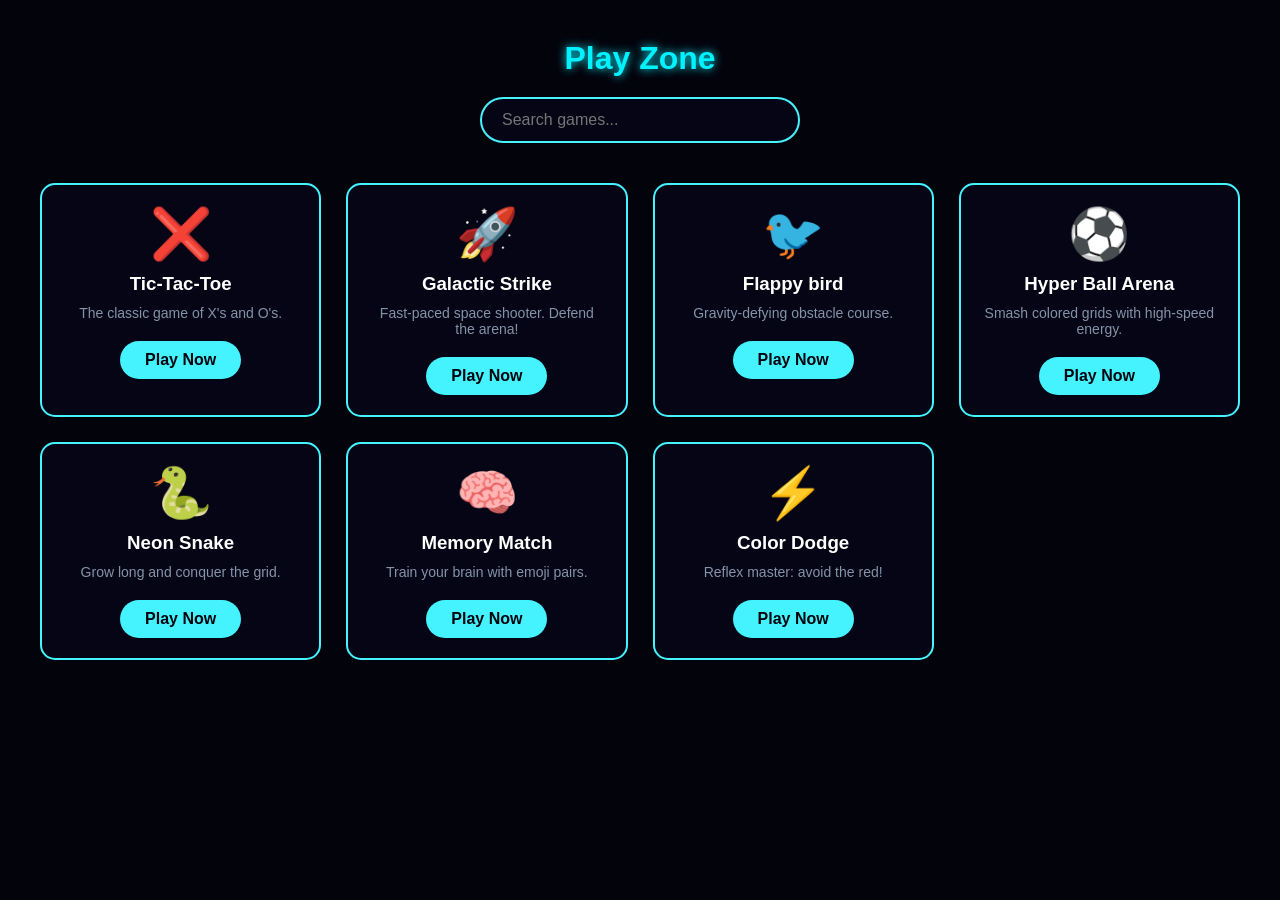
<file: index.html>
<!DOCTYPE html>
<html lang="en">
<head>
           <meta name="google-site-verification" content="8ZU6XDOqtxhgk_khxDmubsbLIoabsS7XvDtIJdzTq68" />
    <meta charset="UTF-8">
    <meta name="viewport" content="width=device-width, initial-scale=1.0">
    <title>Mini Games</title>
    <style>
        * { margin: 0; padding: 0; box-sizing: border-box; font-family: 'Segoe UI', sans-serif; }
        body { background-color: #03030c; color: white; padding: 40px; }
        h1 { text-align: center; margin-bottom: 20px; color: #00f2fe; text-shadow: 0 0 10px #00f2fe; }
        
        /* Search Bar Styling */
        .search-container { text-align: center; margin-bottom: 40px; }
        #searchInput { 
            padding: 12px 20px; width: 320px; border-radius: 25px; 
            border: 2px solid #45f3ff; background: #050515; color: white; font-size: 16px;
        }

        .hub-grid {
            display: grid;
            grid-template-columns: repeat(auto-fit, minmax(250px, 1fr));
            gap: 25px;
            max-width: 1200px;
            margin: 0 auto;
        }

        .game-card {
            background: #050515;
            border: 2px solid #45f3ff;
            border-radius: 15px;
            padding: 20px;
            text-align: center;
            transition: transform 0.3s;
        }

        .game-card:hover { transform: translateY(-10px); border-color: #39ff14; }
        .game-icon { font-size: 50px; margin-bottom: 10px; }
        h3 { margin-bottom: 10px; }
        p { color: #8394a6; font-size: 14px; margin-bottom: 20px; }
        
        .play-btn {
            display: inline-block;
            background: #45f3ff;
            color: #03030c;
            padding: 10px 25px;
            border-radius: 20px;
            text-decoration: none;
            font-weight: bold;
        }
    </style>
</head>
<body>

    <h1>Play Zone</h1>

    <div class="search-container">
        <input type="text" id="searchInput" placeholder="Search games..." onkeyup="filterGames()">
    </div>

    <main class="hub-grid" id="gameGrid">
        <div class="game-card">
            <div class="game-icon">❌</div>
            <h3>Tic-Tac-Toe</h3>
            <p>The classic game of X's and O's.</p>
            <a href="tictactoe.html" class="play-btn">Play Now</a>
        </div>
        <div class="game-card">
            <div class="game-icon">🚀</div>
            <h3>Galactic Strike</h3>
            <p>Fast-paced space shooter. Defend the arena!</p>
            <a href="shooter.html" class="play-btn">Play Now</a>
        </div>
        <div class="game-card">
            <div class="game-icon">🐦</div>
            <h3>Flappy bird</h3>
            <p>Gravity-defying obstacle course.</p>
            <a href="bird.html" class="play-btn">Play Now</a>
        </div>
        <div class="game-card">
            <div class="game-icon">⚽</div>
            <h3>Hyper Ball Arena</h3>
            <p>Smash colored grids with high-speed energy.</p>
            <a href="ball.html" class="play-btn">Play Now</a>
        </div>
        <div class="game-card">
            <div class="game-icon">🐍</div>
            <h3>Neon Snake</h3>
            <p>Grow long and conquer the grid.</p>
            <a href="snake.html" class="play-btn">Play Now</a>
        </div>
        <div class="game-card">
            <div class="game-icon">🧠</div>
            <h3>Memory Match</h3>
            <p>Train your brain with emoji pairs.</p>
            <a href="memory.html" class="play-btn">Play Now</a>
        </div>
        <div class="game-card">
            <div class="game-icon">⚡</div>
            <h3>Color Dodge</h3>
            <p>Reflex master: avoid the red!</p>
            <a href="dodge.html" class="play-btn">Play Now</a>
        </div>
       
    </main>

    <script>
        function filterGames() {
            let input = document.getElementById('searchInput').value.toLowerCase();
            let cards = document.getElementsByClassName('game-card');
            
            for (let i = 0; i < cards.length; i++) {
                let title = cards[i].getElementsByTagName("h3")[0].innerText.toLowerCase();
                cards[i].style.display = title.includes(input) ? "" : "none";
            }
        }
    </script>

</body>
</html>
</file>
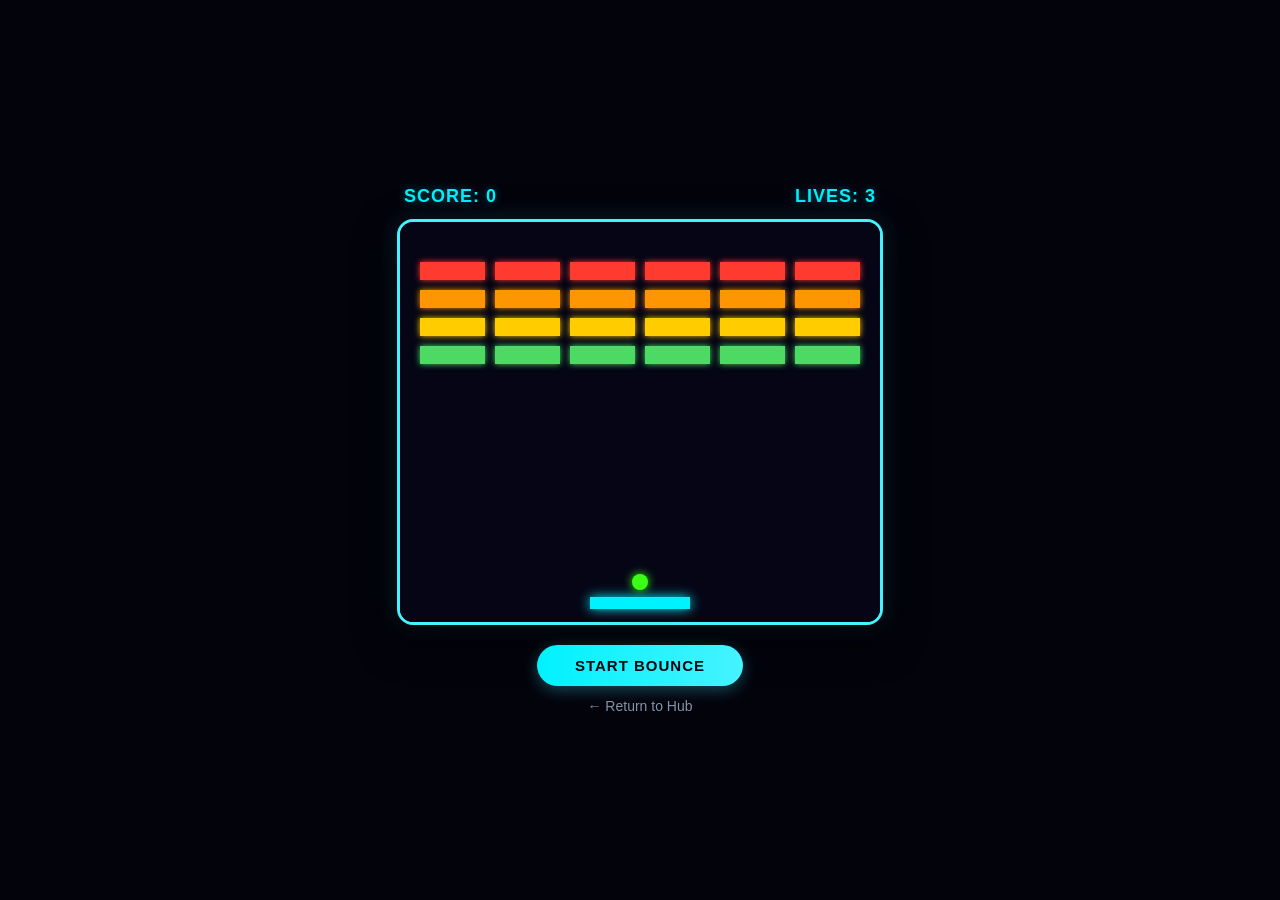
<file: ball.html>
<!DOCTYPE html>
<html lang="en">
<head>
    <meta charset="UTF-8">
    <meta name="viewport" content="width=device-width, initial-scale=1.0">
    <title>Hyper Ball Arena</title>
    <style>
        * {
            margin: 0;
            padding: 0;
            box-sizing: border-box;
            font-family: 'Segoe UI', Tahoma, Geneva, Verdana, sans-serif;
        }

        body {
            background-color: #03030c;
            color: #ffffff;
            min-height: 100vh;
            display: flex;
            justify-content: center;
            align-items: center;
            overflow: hidden;
        }

        .game-wrapper {
            display: flex;
            flex-direction: column;
            align-items: center;
            position: relative;
        }

        .hud {
            display: flex;
            justify-content: space-between;
            align-items: center;
            width: 480px;
            margin-bottom: 12px;
            padding: 0 4px;
        }

        .hud-metric {
            font-size: 18px;
            font-weight: 800;
            color: #00f2fe;
            text-shadow: 0 0 8px rgba(0, 242, 254, 0.4);
            letter-spacing: 1px;
            text-transform: uppercase;
        }

        canvas {
            background-color: #050515;
            border: 3px solid #45f3ff;
            border-radius: 16px;
            box-shadow: 0 15px 40px rgba(0, 0, 0, 0.7), 0 0 25px rgba(69, 243, 255, 0.15);
            display: block;
        }

        .control-zone {
            margin-top: 20px;
            display: flex;
            flex-direction: column;
            align-items: center;
            gap: 12px;
        }

        .btn-primary {
            background: linear-gradient(90deg, #00f2fe 0%, #45f3ff 100%);
            color: #05060f;
            border: none;
            padding: 12px 38px;
            font-size: 15px;
            font-weight: bold;
            text-transform: uppercase;
            letter-spacing: 1px;
            border-radius: 25px;
            cursor: pointer;
            box-shadow: 0 4px 15px rgba(69, 243, 255, 0.3);
            transition: transform 0.1s ease, box-shadow 0.2s ease;
        }

        .btn-primary:hover {
            transform: scale(1.03);
            box-shadow: 0 6px 22px rgba(69, 243, 255, 0.6);
        }

        .btn-secondary {
            color: #8394a6;
            text-decoration: none;
            font-size: 14px;
            transition: color 0.2s;
        }

        .btn-secondary:hover {
            color: #45f3ff;
        }
    </style>
</head>
<body>

    <div class="game-wrapper">
        
        <div class="hud">
            <div class="hud-metric" id="scoreValue">Score: 0</div>
            <div class="hud-metric" id="livesValue">Lives: 3</div>
        </div>

        <canvas id="breakerCanvas" width="480" height="400"></canvas>

        <div class="control-zone">
            <button class="btn-primary" id="startBtn" onclick="initiateGame()">Start Bounce</button>
            <a href="index.html" class="btn-secondary">← Return to Hub</a>
        </div>

    </div>

    <script>
        const canvas = document.getElementById("breakerCanvas");
        const ctx = canvas.getContext("2d");
        const scoreValue = document.getElementById("scoreValue");
        const livesValue = document.getElementById("livesValue");
        const startBtn = document.getElementById("startBtn");

        let loopId = null;
        let score = 0;
        let lives = 3;
        let isRunning = false;

        // Kid-Friendly Calibrated Properties
        let paddle = { 
            x: 190, 
            y: 375, 
            width: 100,      
            height: 12, 
            speed: 6.5       
        };
        
        let ball = { 
            x: 240, 
            y: 360, 
            radius: 8,       
            dx: 1.8,         
            dy: -2.2         
        };
        
        const brickRows = 4;
        const brickCols = 6;
        const brickWidth = 65;
        const brickHeight = 18;
        const brickPadding = 10;
        const brickOffsetTop = 40;
        const brickOffsetLeft = 20;
        let bricks = [];

        const rowColors = ["#ff3b30", "#ff9500", "#ffcc00", "#4cd964"];

        let keys = {};
        window.addEventListener("keydown", function(e) { keys[e.keyCode] = true; });
        window.addEventListener("keyup", function(e) { keys[e.keyCode] = false; });

        resetBricksGrid();
        renderStaticScene();

        function resetBricksGrid() {
            bricks = [];
            for (let r = 0; r < brickRows; r++) {
                bricks[r] = [];
                for (let c = 0; c < brickCols; c++) {
                    bricks[r][c] = { x: 0, y: 0, status: 1 };
                }
            }
        }

        function renderStaticScene() {
            ctx.fillStyle = "#050515";
            ctx.fillRect(0, 0, canvas.width, canvas.height);
            drawBricks();
            drawPaddle();
            drawBall();
        }

        function initiateGame() {
            if (loopId) cancelAnimationFrame(loopId);
            startBtn.blur();

            score = 0;
            lives = 3;
            isRunning = true;
            
            scoreValue.innerHTML = "Score: " + score;
            livesValue.innerHTML = "Lives: " + lives;
            
            resetBricksGrid();
            resetBallAndPaddle();
            gameLoop();
        }

        function resetBallAndPaddle() {
            paddle.x = canvas.width / 2 - paddle.width / 2;
            ball.x = canvas.width / 2;
            ball.y = paddle.y - ball.radius - 2;
            
            ball.dx = (Math.random() > 0.5 ? 1.8 : -1.8);
            ball.dy = -2.5; 
        }

        function gameLoop() {
            if (!isRunning) return;

            updateGameLogic();
            drawActiveFrame();

            loopId = requestAnimationFrame(gameLoop);
        }

        function updateGameLogic() {
            if (keys[37] || keys[65]) {
                if (paddle.x > 0) paddle.x -= paddle.speed;
            }
            if (keys[39] || keys[68]) {
                if (paddle.x < canvas.width - paddle.width) paddle.x += paddle.speed;
            }

            ball.x += ball.dx;
            ball.y += ball.dy;

            if (ball.x - ball.radius <= 0 || ball.x + ball.radius >= canvas.width) {
                ball.dx = -ball.dx;
            }
            if (ball.y - ball.radius <= 0) {
                ball.dy = -ball.dy;
            }

            if (ball.y + ball.radius >= paddle.y && ball.y - ball.radius <= paddle.y + paddle.height) {
                if (ball.x >= paddle.x && ball.x <= paddle.x + paddle.width) {
                    let relativeIntersectX = (paddle.x + (paddle.width / 2)) - ball.x;
                    let normalizedIntersectX = (relativeIntersectX / (paddle.width / 2));
                    
                    ball.dx = -normalizedIntersectX * 3;
                    ball.dy = -Math.abs(ball.dy); 
                }
            }

            if (ball.y + ball.radius >= canvas.height) {
                lives--;
                livesValue.innerHTML = "Lives: " + lives;
                
                if (lives <= 0) {
                    triggerEndSequence(false); // Triggers "YOU LOST!"
                } else {
                    resetBallAndPaddle();
                }
            }

            for (let r = 0; r < brickRows; r++) {
                for (let c = 0; c < brickCols; c++) {
                    let b = bricks[r][c];
                    if (b.status === 1) {
                        if (ball.x > b.x && ball.x < b.x + brickWidth && 
                            ball.y > b.y && ball.y < b.y + brickHeight) {
                            
                            ball.dy = -ball.dy;
                            b.status = 0; 
                            score += 15;
                            scoreValue.innerHTML = "Score: " + score;

                            if (checkAllBricksCleared()) {
                                triggerEndSequence(true); // Triggers "YOU WIN!"
                            }
                        }
                    }
                }
            }
        }

        function checkAllBricksCleared() {
            for (let r = 0; r < brickRows; r++) {
                for (let c = 0; c < brickCols; c++) {
                    if (bricks[r][c].status === 1) return false;
                }
            }
            return true;
        }

        function drawActiveFrame() {
            ctx.clearRect(0, 0, canvas.width, canvas.height);
            
            ctx.fillStyle = "#050515";
            ctx.fillRect(0, 0, canvas.width, canvas.height);

            drawBricks();
            drawPaddle();
            drawBall();
        }

        function drawPaddle() {
            ctx.save();
            ctx.fillStyle = "#00f2fe";
            ctx.shadowBlur = 12;
            ctx.shadowColor = "#00f2fe";
            ctx.fillRect(paddle.x, paddle.y, paddle.width, paddle.height);
            ctx.restore();
        }

        function drawBall() {
            ctx.save();
            ctx.fillStyle = "#39ff14";
            ctx.shadowBlur = 10;
            ctx.shadowColor = "#39ff14";
            ctx.beginPath();
            ctx.arc(ball.x, ball.y, ball.radius, 0, Math.PI * 2);
            ctx.fill();
            ctx.restore();
        }

        function drawBricks() {
            for (let r = 0; r < brickRows; r++) {
                for (let c = 0; c < brickCols; c++) {
                    if (bricks[r][c].status === 1) {
                        let brickX = (c * (brickWidth + brickPadding)) + brickOffsetLeft;
                        let brickY = (r * (brickHeight + brickPadding)) + brickOffsetTop;
                        
                        bricks[r][c].x = brickX;
                        bricks[r][c].y = brickY;
                        
                        ctx.save();
                        ctx.fillStyle = rowColors[r];
                        ctx.shadowBlur = 6;
                        ctx.shadowColor = rowColors[r];
                        ctx.fillRect(brickX, brickY, brickWidth, brickHeight);
                        ctx.restore();
                    }
                }
            }
        }

        // Updated clean termination text sequence
        function triggerEndSequence(wonGame) {
            isRunning = false;
            cancelAnimationFrame(loopId);

            ctx.fillStyle = "rgba(3, 3, 12, 0.92)";
            ctx.fillRect(0, 0, canvas.width, canvas.height);

            ctx.font = "900 36px 'Segoe UI'";
            ctx.textAlign = "center";
            
            if (wonGame) {
                ctx.fillStyle = "#39ff14"; 
                ctx.fillText("YOU WIN!", canvas.width / 2, canvas.height / 2 - 10);
            } else {
                ctx.fillStyle = "#ff4444"; 
                ctx.fillText("YOU LOST!", canvas.width / 2, canvas.height / 2 - 10);
            }

            ctx.font = "600 16px 'Segoe UI'";
            ctx.fillStyle = "#ffffff";
            ctx.fillText("Tap 'Start Bounce' to play once more", canvas.width / 2, canvas.height / 2 + 35);
        }
    </script>
</body>
</html>
</file>
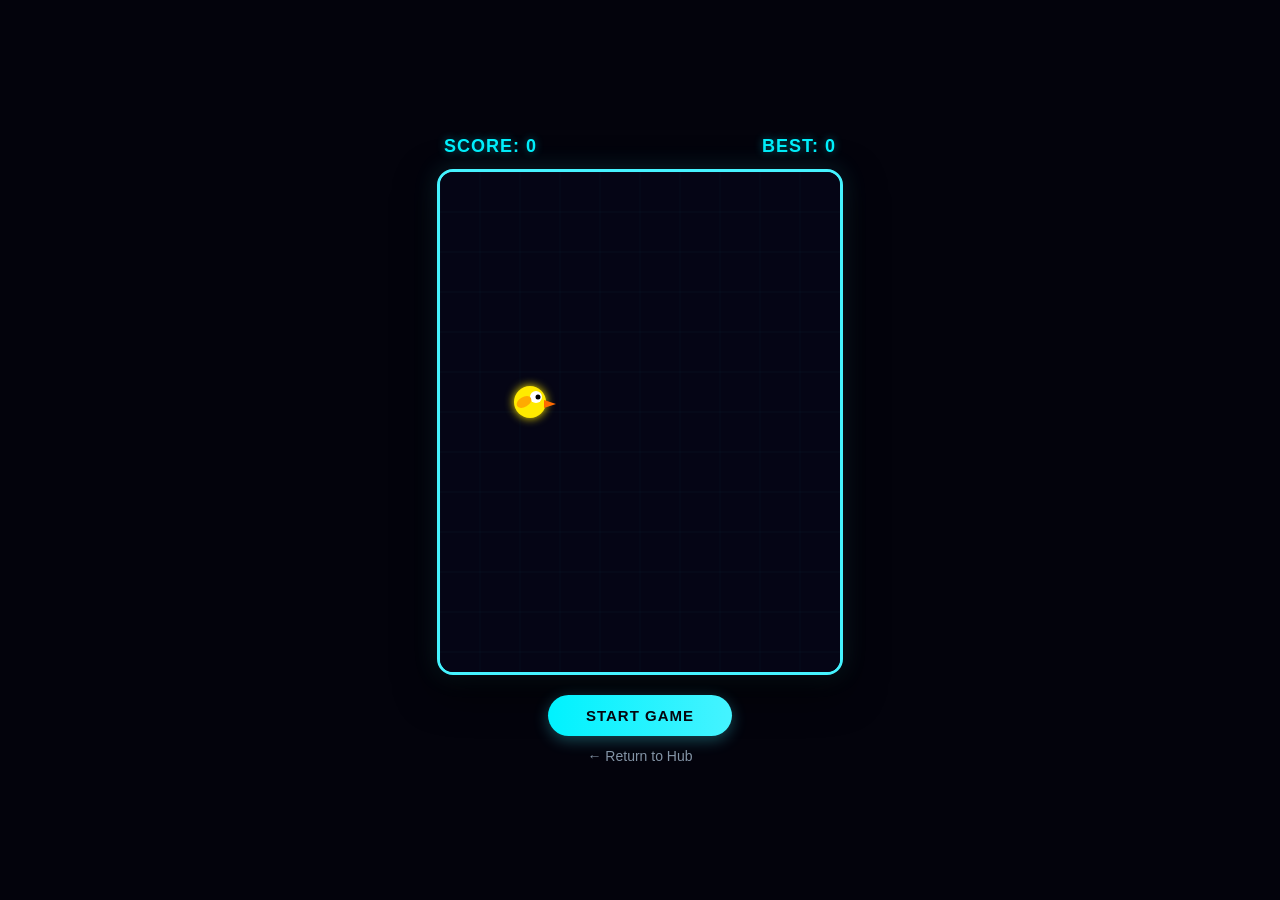
<file: bird.html>
<!DOCTYPE html>
<html lang="en">
<head>
    <meta charset="UTF-8">
    <meta name="viewport" content="width=device-width, initial-scale=1.0">
    <title>Kids Neon Flappy Arena</title>
    <style>
        * {
            margin: 0;
            padding: 0;
            box-sizing: border-box;
            font-family: 'Segoe UI', Tahoma, Geneva, Verdana, sans-serif;
        }

        body {
            background-color: #03030c;
            color: #ffffff;
            min-height: 100vh;
            display: flex;
            justify-content: center;
            align-items: center;
            overflow: hidden;
        }

        .game-wrapper {
            display: flex;
            flex-direction: column;
            align-items: center;
            position: relative;
        }

        .hud {
            display: flex;
            justify-content: space-between;
            align-items: center;
            width: 400px;
            margin-bottom: 12px;
            padding: 0 4px;
        }

        .hud-metric {
            font-size: 18px;
            font-weight: 800;
            color: #00f2fe;
            text-shadow: 0 0 8px rgba(0, 242, 254, 0.4);
            letter-spacing: 1px;
            text-transform: uppercase;
        }

        canvas {
            background-color: #050515;
            border: 3px solid #45f3ff;
            border-radius: 16px;
            box-shadow: 0 15px 40px rgba(0, 0, 0, 0.7), 0 0 25px rgba(69, 243, 255, 0.15);
            display: block;
        }

        .control-zone {
            margin-top: 20px;
            display: flex;
            flex-direction: column;
            align-items: center;
            gap: 12px;
        }

        .btn-primary {
            background: linear-gradient(90deg, #00f2fe 0%, #45f3ff 100%);
            color: #05060f;
            border: none;
            padding: 12px 38px;
            font-size: 15px;
            font-weight: bold;
            text-transform: uppercase;
            letter-spacing: 1px;
            border-radius: 25px;
            cursor: pointer;
            box-shadow: 0 4px 15px rgba(69, 243, 255, 0.3);
            transition: transform 0.1s ease, box-shadow 0.2s ease;
        }

        .btn-primary:hover {
            transform: scale(1.03);
            box-shadow: 0 6px 22px rgba(69, 243, 255, 0.6);
        }

        .btn-secondary {
            color: #8394a6;
            text-decoration: none;
            font-size: 14px;
            transition: color 0.2s;
        }

        .btn-secondary:hover {
            color: #45f3ff;
        }
    </style>
</head>
<body>

    <div class="game-wrapper">
        
        <div class="hud">
            <div class="hud-metric" id="scoreValue">Score: 0</div>
            <div class="hud-metric" id="highValue">Best: 0</div>
        </div>

        <canvas id="flappyCanvas" width="400" height="500"></canvas>

        <div class="control-zone">
            <button class="btn-primary" id="startBtn" onclick="startGame()">Start Game</button>
            <a href="index.html" class="btn-secondary">← Return to Hub</a>
        </div>

    </div>

    <script>
        const canvas = document.getElementById("flappyCanvas");
        const ctx = canvas.getContext("2d");
        const scoreValue = document.getElementById("scoreValue");
        const highValue = document.getElementById("highValue");
        const startBtn = document.getElementById("startBtn");

        // Kid-Friendly Calibrated Physics Parameters
        const gravity = 0.22;         
        const flapStrength = -4.8;     
        const pipeSpeed = 1.6;         
        const pipeGap = 165;           
        
        let animationId = null;
        let score = 0;
        let highScore = 0;
        let isRunning = false;

        // Bird Properties
        let bird = { 
            x: 90, 
            y: 230, 
            radius: 16, 
            velocity: 0,
            isFlapping: false,
            flapTimer: 0
        };
        
        let pipes = [];
        let frameCount = 0;

        // Stop spacebar from scrolling page and handle game flapping
        window.addEventListener("keydown", function(e) {
            if (e.keyCode === 32) {
                e.preventDefault();
                if (isRunning) {
                    bird.velocity = flapStrength;
                    bird.isFlapping = true;
                    bird.flapTimer = 7; 
                }
            }
        });

        // Setup the workspace presentation safely
        drawBackgroundAmbiance();
        drawCustomAnimatedBird();

        function startGame() {
            if (animationId) {
                cancelAnimationFrame(animationId);
            }
            startBtn.blur();

            score = 0;
            frameCount = 0;
            pipes = [];
            bird.y = 230;
            bird.velocity = 0;
            bird.isFlapping = false;
            scoreValue.innerHTML = "Score: " + score;
            
            isRunning = true;
            spawnPipePair();
            gameTick();
        }

        function spawnPipePair() {
            let minHeight = 50;
            let maxHeight = canvas.height - pipeGap - 50;
            let topPipeHeight = Math.floor(Math.random() * (maxHeight - minHeight + 1)) + minHeight;

            pipes.push({
                x: canvas.width,
                topHeight: topPipeHeight,
                bottomY: topPipeHeight + pipeGap,
                width: 60,
                passed: false
            });
        }

        function gameTick() {
            if (!isRunning) return;

            updatePhysics();
            renderFrame();

            frameCount++;
            if (frameCount % 140 === 0) {
                spawnPipePair();
            }

            animationId = requestAnimationFrame(gameTick);
        }

        function updatePhysics() {
            bird.velocity += gravity;
            bird.y += bird.velocity;

            if (bird.isFlapping) {
                bird.flapTimer--;
                if (bird.flapTimer <= 0) {
                    bird.isFlapping = false;
                }
            }

            if (bird.y + bird.radius >= canvas.height || bird.y - bird.radius <= 0) {
                triggerGameOver();
            }

            for (let i = pipes.length - 1; i >= 0; i--) {
                let p = pipes[i];
                p.x -= pipeSpeed;

                if (bird.x + bird.radius - 2 > p.x && bird.x - bird.radius + 2 < p.x + p.width) {
                    if (bird.y - bird.radius + 2 < p.topHeight || bird.y + bird.radius - 2 > p.bottomY) {
                        triggerGameOver();
                    }
                }

                if (!p.passed && p.x + p.width < bird.x) {
                    p.passed = true;
                    score++;
                    scoreValue.innerHTML = "Score: " + score;
                    if (score > highScore) {
                        highScore = score;
                        highValue.innerHTML = "Best: " + highScore;
                    }
                }

                if (p.x + p.width < 0) {
                    pipes.splice(i, 1);
                }
            }
        }

        function renderFrame() {
            ctx.clearRect(0, 0, canvas.width, canvas.height);
            drawBackgroundAmbiance();

            pipes.forEach(function(p) {
                ctx.save();
                ctx.fillStyle = "#ff455b";
                ctx.shadowBlur = 6;
                ctx.shadowColor = "#ff455b";

                ctx.fillRect(p.x, 0, p.width, p.topHeight);
                ctx.fillStyle = "#ffffff";
                ctx.fillRect(p.x, p.topHeight - 12, p.width, 12); 

                ctx.fillStyle = "#ff455b";
                ctx.fillRect(p.x, p.bottomY, p.width, canvas.height - p.bottomY);
                ctx.fillStyle = "#ffffff";
                ctx.fillRect(p.x, p.bottomY, p.width, 12);
                ctx.restore();
            });

            drawCustomAnimatedBird();
        }

        function drawBackgroundAmbiance() {
            ctx.fillStyle = "#050515";
            ctx.fillRect(0, 0, canvas.width, canvas.height);

            ctx.strokeStyle = "rgba(69, 243, 255, 0.03)";
            ctx.lineWidth = 1;
            for(let i = 0; i < canvas.width; i += 40) {
                ctx.beginPath(); ctx.moveTo(i, 0); ctx.lineTo(i, canvas.height); ctx.stroke();
            }
            for(let j = 0; j < canvas.height; j += 40) {
                ctx.beginPath(); ctx.moveTo(0, j); ctx.lineTo(canvas.width, j); ctx.stroke();
            }
        }

        function drawCustomAnimatedBird() {
            ctx.save();
            
            ctx.fillStyle = "#ffea00"; 
            ctx.shadowBlur = 10;
            ctx.shadowColor = "#ffea00";
            ctx.beginPath();
            ctx.arc(bird.x, bird.y, bird.radius, 0, Math.PI * 2);
            ctx.fill();
            ctx.shadowBlur = 0; 

            ctx.fillStyle = "#ffffff";
            ctx.beginPath();
            ctx.arc(bird.x + 6, bird.y - 5, 6, 0, Math.PI * 2);
            ctx.fill();

            ctx.fillStyle = "#000000";
            ctx.beginPath();
            ctx.arc(bird.x + 8, bird.y - 5, 2.5, 0, Math.PI * 2);
            ctx.fill();

            ctx.fillStyle = "#ff6a00";
            ctx.beginPath();
            ctx.moveTo(bird.x + bird.radius - 2, bird.y - 2);
            ctx.lineTo(bird.x + bird.radius + 10, bird.y + 2);
            ctx.lineTo(bird.x + bird.radius - 2, bird.y + 6);
            ctx.closePath();
            ctx.fill();

            ctx.fillStyle = "#ffaa00";
            ctx.beginPath();
            if (bird.isFlapping) {
                ctx.ellipse(bird.x - 6, bird.y + 2, 5, 9, Math.PI / 4, 0, Math.PI * 2);
            } else {
                ctx.ellipse(bird.x - 6, bird.y, 8, 5, -Math.PI / 6, 0, Math.PI * 2);
            }
            ctx.fill();

            ctx.restore();
        }

        function triggerGameOver() {
            isRunning = false;
            cancelAnimationFrame(animationId);

            ctx.fillStyle = "rgba(3, 3, 12, 0.92)";
            ctx.fillRect(0, 0, canvas.width, canvas.height);

            ctx.font = "900 30px 'Segoe UI'";
            ctx.fillStyle = "#ff4444";
            ctx.textAlign = "center";
            ctx.fillText("TRY AGAIN!", canvas.width / 2, canvas.height / 2 - 10);

            ctx.font = "600 16px 'Segoe UI'";
            ctx.fillStyle = "#ffffff";
            ctx.fillText("Tap 'Start Game' to fly once more", canvas.width / 2, canvas.height / 2 + 25);
        }
    </script>
</body>
</html>
</file>
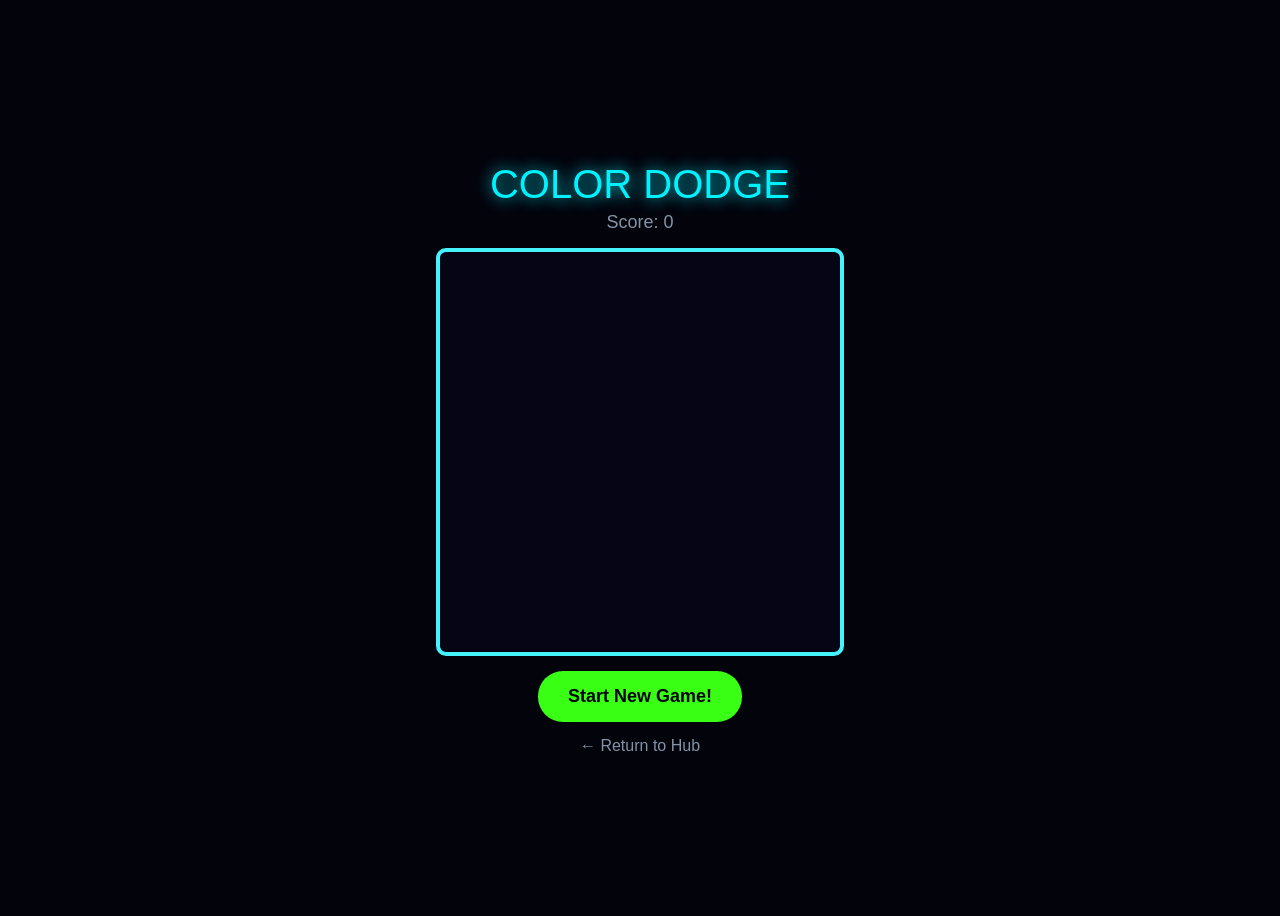
<file: dodge.html>
<!DOCTYPE html>
<html lang="en">
<head>
    <meta charset="UTF-8">
    <title>Color Dodge | PlayFusion Hub</title>
    <style>
        body { background: #03030c; color: white; display: flex; flex-direction: column; align-items: center; justify-content: center; min-height: 100vh; font-family: sans-serif; }
        
        /* Glowing Title */
        #game-title { font-size: 40px; color: #00f2fe; text-shadow: 0 0 15px #00f2fe; margin-bottom: 5px; }
        
        /* Small Score */
        #score-display { font-size: 18px; color: #8394a6; margin-bottom: 15px; }
        
        canvas { border: 4px solid #45f3ff; background: #050515; cursor: none; border-radius: 10px; }
        .btn { background: #39ff14; color: #03030c; padding: 15px 30px; border-radius: 25px; border: none; cursor: pointer; font-size: 18px; font-weight: bold; margin-top: 15px; }
        .link { margin-top: 15px; color: #8394a6; text-decoration: none; }
    </style>
</head>
<body>

    <div id="game-title">COLOR DODGE</div>
    <div id="score-display">Score: 0</div>
    
    <canvas id="c" width="400" height="400"></canvas>
    
    <button class="btn" onclick="resetGame()">Start New Game!</button>
    <a href="index.html" class="link">← Return to Hub</a>

    <script>
        const canvas = document.getElementById("c");
        const ctx = canvas.getContext("2d");
        const scoreEl = document.getElementById("score-display");
        
        let playerX = 200, enemyY = -30, enemyX = 185, score = 0, gameRunning = false;

        function update() {
            if (!gameRunning) return;

            // Background & Entities
            ctx.fillStyle = "black"; ctx.fillRect(0, 0, 400, 400);
            ctx.fillStyle = "#45f3ff"; ctx.fillRect(playerX, 350, 40, 40);
            ctx.fillStyle = "#ff4444"; ctx.fillRect(enemyX, enemyY, 40, 40);

            // HARDER: Speed increases significantly as you play
           function update() {
            if (!gameRunning) return;

            // Background & Entities
            ctx.fillStyle = "black"; ctx.fillRect(0, 0, 400, 400);
            ctx.fillStyle = "#45f3ff"; ctx.fillRect(playerX, 350, 40, 40);
            ctx.fillStyle = "#ff4444"; ctx.fillRect(enemyX, enemyY, 40, 40);

            // UPDATED: Slower starting speed and gradual scaling
            enemyY += 4 + (score * 0.2); 

            // Obstacle Reset
            if (enemyY > 400) { 
                enemyY = -30; 
                enemyX = Math.random() * 360; 
                score++; 
                scoreEl.innerText = "Score: " + score;
            }

            // COLLISION: One hit ends it
            if (enemyY > 310 && enemyY < 390 && enemyX > playerX - 40 && enemyX < playerX + 40) {
                gameOver();
            } else {
                requestAnimationFrame(update);
            }
        }
            // Obstacle Reset
            if (enemyY > 400) { 
                enemyY = -30; 
                enemyX = Math.random() * 360; 
                score++; 
                scoreEl.innerText = "Score: " + score;
            }

            // COLLISION: One hit ends it
            if (enemyY > 310 && enemyY < 390 && enemyX > playerX - 40 && enemyX < playerX + 40) {
                gameOver();
            } else {
                requestAnimationFrame(update);
            }
        }

        function gameOver() {
            gameRunning = false;
            ctx.fillStyle = "rgba(0, 0, 0, 0.9)";
            ctx.fillRect(0, 0, 400, 400);
            ctx.fillStyle = "#ff4444";
            ctx.font = "bold 40px Arial";
            ctx.textAlign = "center";
            ctx.fillText("GAME OVER!", 200, 200);
            ctx.font = "20px Arial";
            ctx.fillStyle = "white";
            ctx.fillText("Final Score: " + score, 200, 240);
        }

        function resetGame() {
            score = 0; 
            scoreEl.innerText = "Score: 0";
            enemyY = -30; 
            gameRunning = true;
            update();
        }

        window.onmousemove = (e) => {
            const rect = canvas.getBoundingClientRect();
            playerX = e.clientX - rect.left - 20;
        };
    </script>
</body>
</html>
</file>
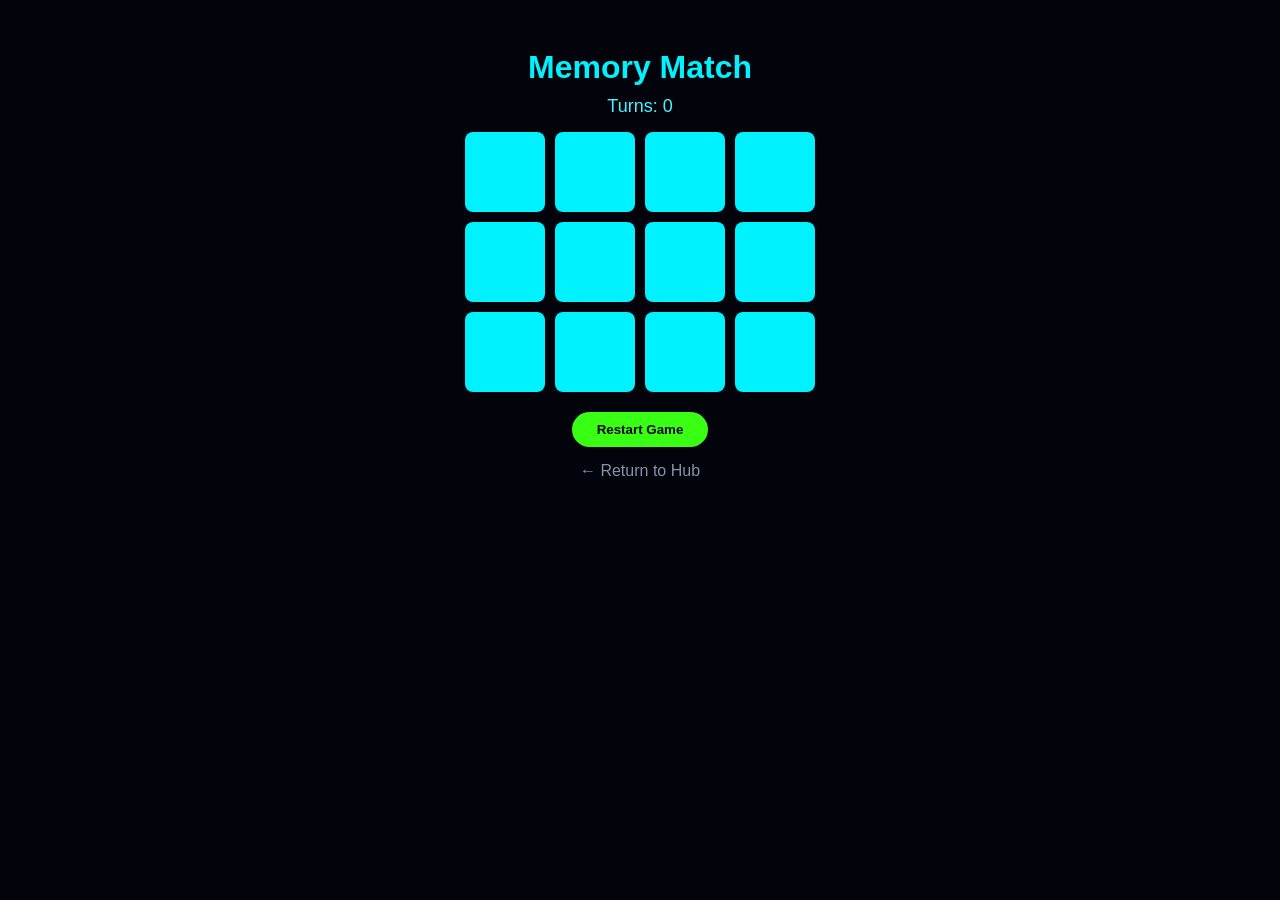
<file: memory.html>
<!DOCTYPE html>
<html lang="en">
<head>
    <meta charset="UTF-8">
    <title>Memory Match | PlayFusion Hub</title>
    <style>
        body { background: #03030c; color: white; display: flex; flex-direction: column; align-items: center; font-family: 'Segoe UI', sans-serif; padding: 20px; }
        h1 { color: #00f2fe; margin-bottom: 10px; }
        .stats { margin-bottom: 15px; font-size: 18px; color: #45f3ff; }
        .grid { display: grid; grid-template-columns: repeat(4, 80px); gap: 10px; margin-bottom: 20px; position: relative; }
        .card { width: 80px; height: 80px; background: #00f2fe; border-radius: 8px; display: flex; align-items: center; justify-content: center; font-size: 30px; cursor: pointer; transition: transform 0.2s; }
        .card.flipped { background: #fff; transform: rotateY(180deg); }
        
        /* Win Overlay */
        #win-msg { position: absolute; top: 50%; left: 50%; transform: translate(-50%, -50%); 
                   background: rgba(0, 0, 0, 0.9); padding: 20px; border: 2px solid #39ff14; 
                   color: #39ff14; display: none; font-size: 32px; font-weight: bold; z-index: 10; }
        
        .btn { background: #39ff14; color: #03030c; padding: 10px 25px; border-radius: 20px; border: none; cursor: pointer; font-weight: bold; }
        .return-link { margin-top: 15px; color: #8394a6; text-decoration: none; }
    </style>
</head>
<body>
    <h1>Memory Match</h1>
    <div class="stats" id="stats">Turns: 0</div>
    <div class="grid" id="grid">
        <div id="win-msg">YOU WON!</div>
    </div>
    <button class="btn" onclick="initGame()">Restart Game</button>
    <a href="index.html" class="return-link">← Return to Hub</a>

    <script>
        const emojis = ['🍎', '🍎', '🍌', '🍌', '🍇', '🍇', '🍓', '🍓', '🍒', '🍒', '🍍', '🍍'];
        let flippedCards = [], matchedPairs = 0, turns = 0;

        function initGame() {
            const grid = document.getElementById('grid');
            document.getElementById('win-msg').style.display = 'none';
            grid.innerHTML = '<div id="win-msg">YOU WON!</div>';
            matchedPairs = 0; turns = 0; flippedCards = [];
            document.getElementById('stats').innerText = "Turns: 0";
            
            emojis.sort(() => Math.random() - 0.5);
            emojis.forEach(emoji => {
                const card = document.createElement('div');
                card.className = 'card';
                card.dataset.emoji = emoji;
                card.onclick = flipCard;
                grid.appendChild(card);
            });
        }

        function flipCard() {
            if (flippedCards.length < 2 && !this.classList.contains('flipped')) {
                this.classList.add('flipped');
                this.innerText = this.dataset.emoji;
                flippedCards.push(this);

                if (flippedCards.length === 2) {
                    turns++;
                    document.getElementById('stats').innerText = "Turns: " + turns;
                    setTimeout(checkMatch, 500);
                }
            }
        }

        function checkMatch() {
            const [c1, c2] = flippedCards;
            if (c1.dataset.emoji === c2.dataset.emoji) {
                matchedPairs++;
                if (matchedPairs === emojis.length / 2) {
                    document.getElementById('win-msg').style.display = 'block';
                }
            } else {
                c1.classList.remove('flipped'); c1.innerText = '';
                c2.classList.remove('flipped'); c2.innerText = '';
            }
            flippedCards = [];
        }

        initGame();
    </script>
</body>
</html>
</file>
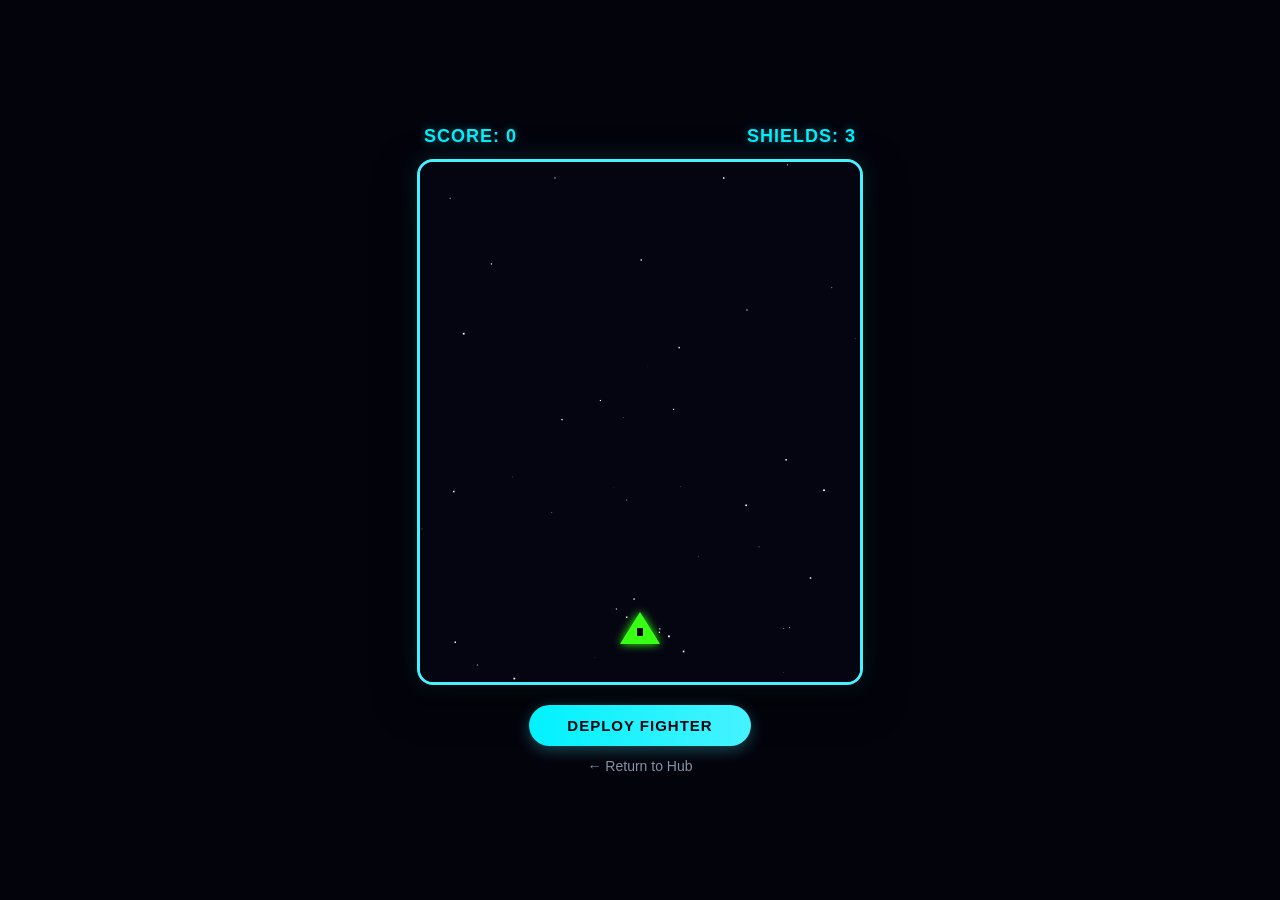
<file: shooter.html>
<!DOCTYPE html>
<html lang="en">
<head>
    <meta charset="UTF-8">
    <meta name="viewport" content="width=device-width, initial-scale=1.0">
    <title>Galactic Strike Arena</title>
    <style>
        * {
            margin: 0;
            padding: 0;
            box-sizing: border-box;
            font-family: 'Segoe UI', Tahoma, Geneva, Verdana, sans-serif;
        }

        body {
            background-color: #03030c;
            color: #ffffff;
            min-height: 100vh;
            display: flex;
            justify-content: center;
            align-items: center;
            overflow: hidden;
        }

        .game-wrapper {
            display: flex;
            flex-direction: column;
            align-items: center;
            position: relative;
        }

        .hud {
            display: flex;
            justify-content: space-between;
            align-items: center;
            width: 440px;
            margin-bottom: 12px;
            padding: 0 4px;
        }

        .hud-metric {
            font-size: 18px;
            font-weight: 800;
            color: #00f2fe;
            text-shadow: 0 0 8px rgba(0, 242, 254, 0.4);
            letter-spacing: 1px;
            text-transform: uppercase;
        }

        canvas {
            background-color: #050512;
            border: 3px solid #45f3ff;
            border-radius: 16px;
            box-shadow: 0 15px 40px rgba(0, 0, 0, 0.7), 0 0 25px rgba(69, 243, 255, 0.15);
            display: block;
        }

        .control-zone {
            margin-top: 20px;
            display: flex;
            flex-direction: column;
            align-items: center;
            gap: 12px;
        }

        .btn-primary {
            background: linear-gradient(90deg, #00f2fe 0%, #45f3ff 100%);
            color: #05060f;
            border: none;
            padding: 12px 38px;
            font-size: 15px;
            font-weight: bold;
            text-transform: uppercase;
            letter-spacing: 1px;
            border-radius: 25px;
            cursor: pointer;
            box-shadow: 0 4px 15px rgba(69, 243, 255, 0.3);
            transition: transform 0.1s ease, box-shadow 0.2s ease;
        }

        .btn-primary:hover {
            transform: scale(1.03);
            box-shadow: 0 6px 22px rgba(69, 243, 255, 0.6);
        }

        .btn-secondary {
            color: #8394a6;
            text-decoration: none;
            font-size: 14px;
            transition: color 0.2s;
        }

        .btn-secondary:hover {
            color: #45f3ff;
        }
    </style>
</head>
<body>

    <div class="game-wrapper">
        
        <div class="hud">
            <div class="hud-metric" id="scoreValue">Score: 0</div>
            <div class="hud-metric" id="shieldValue">Shields: 3</div>
        </div>

        <canvas id="starfighterCanvas" width="440" height="520"></canvas>

        <div class="control-zone">
            <button class="btn-primary" id="deployBtn" onclick="initiateLaunchSequence()">Deploy Fighter</button>
            <a href="index.html" class="btn-secondary">← Return to Hub</a>
        </div>

    </div>

    <script>
        const canvas = document.getElementById("starfighterCanvas");
        const ctx = canvas.getContext("2d");
        const scoreValue = document.getElementById("scoreValue");
        const shieldValue = document.getElementById("shieldValue");
        const deployBtn = document.getElementById("deployBtn");

        // Game State Variables
        let frameEngineId = null;
        let gameScore = 0;
        let userShields = 3;
        let running = false;

        // Space Game Object Containers
        let fighterShip = { x: 200, y: 450, width: 40, height: 32, velocity: 6.5 };
        let laserProjectiles = [];
        let enemySquadron = [];
        let scrollingStars = [];
        let blastParticles = [];

        // Controller Dictionary Map
        let activeKeys = {};

        // Intercept and handle browser shortcuts
        window.addEventListener("keydown", (event) => { 
            if (event.keyCode === 32) {
                event.preventDefault();
            }
            activeKeys[event.keyCode] = true; 
        });

        window.addEventListener("keyup", (event) => { 
            if (event.keyCode === 32) {
                event.preventDefault();
            }
            activeKeys[event.keyCode] = false; 
        });

        // Initialize background ambiance matrix immediately
        generateStarscapeBackground();
        renderRestingFrame();

        function generateStarscapeBackground() {
            scrollingStars = [];
            for (let i = 0; i < 50; i++) {
                scrollingStars.push({
                    x: Math.random() * canvas.width,
                    y: Math.random() * canvas.height,
                    radius: Math.random() * 1.8,
                    speedY: Math.random() * 1.2 + 0.4
                });
            }
        }

        function renderRestingFrame() {
            ctx.fillStyle = "#050512";
            ctx.fillRect(0, 0, canvas.width, canvas.height);
            
            // Draw static stars background
            ctx.fillStyle = "#ffffff";
            scrollingStars.forEach(star => {
                ctx.fillRect(star.x, star.y, star.radius, star.radius);
            });

            // Draw player ship resting layout placeholder
            drawPlayerVectorShip(fighterShip.x, fighterShip.y);
        }

        function initiateLaunchSequence() {
            if (frameEngineId) cancelAnimationFrame(frameEngineId);
            
            // Explicitly force focus off the deploy button to stop spacebar double-triggering
            deployBtn.blur();
            
            gameScore = 0;
            userShields = 3;
            laserProjectiles = [];
            enemySquadron = [];
            blastParticles = [];
            fighterShip.x = canvas.width / 2 - fighterShip.width / 2;
            
            scoreValue.innerHTML = "Score: " + gameScore;
            shieldValue.innerHTML = "Shields: " + userShields;
            
            running = true;
            populateAlienSquadron();
            executeCoreTickCycle();
        }

        function populateAlienSquadron() {
            const rowsCount = 4;
            const columnsCount = 6;
            const alienWidth = 34;
            const alienHeight = 24;
            
            enemySquadron = []; // Clear array safely
            for (let r = 0; r < rowsCount; r++) {
                for (let c = 0; c < columnsCount; c++) {
                    enemySquadron.push({
                        x: c * (alienWidth + 24) + 50,
                        y: r * (alienHeight + 20) + 40,
                        width: alienWidth,
                        height: alienHeight,
                        movingDirection: 1,
                        currentBaseSpeed: 1.2 + (gameScore * 0.002)
                    });
                }
            }
        }

        function executeCoreTickCycle() {
            if (!running) return;

            readControllerInputs();
            processPhysicsUpdates();
            renderActiveCanvasElements();

            frameEngineId = requestAnimationFrame(executeCoreTickCycle);
        }

        function readControllerInputs() {
            // Left Movement: Left Arrow or A
            if (activeKeys[37] || activeKeys[65]) {
                if (fighterShip.x > 0) fighterShip.x -= fighterShip.velocity;
            }
            // Right Movement: Right Arrow or D
            if (activeKeys[39] || activeKeys[68]) {
                if (fighterShip.x < canvas.width - fighterShip.width) fighterShip.x += fighterShip.velocity;
            }
            // Fire Weapon Trigger: Spacebar
            if (activeKeys[32]) {
                deployPlasmaBolt();
                activeKeys[32] = false; // Block auto-flooding arrays
            }
        }

        function deployPlasmaBolt() {
            laserProjectiles.push({
                x: fighterShip.x + fighterShip.width / 2 - 2,
                y: fighterShip.y,
                width: 4,
                height: 14,
                projectileSpeed: 8.5
            });
        }

        function spawnDetonationExplosion(x, y, colorCode) {
            for (let i = 0; i < 10; i++) {
                blastParticles.push({
                    x: x,
                    y: y,
                    velocityX: (Math.random() - 0.5) * 5,
                    velocityY: (Math.random() - 0.5) * 5,
                    radius: Math.random() * 2.5 + 1,
                    transparency: 1,
                    fadeFactor: Math.random() * 0.03 + 0.02,
                    color: colorCode
                });
            }
        }

        function processPhysicsUpdates() {
            // Star movement looping calculations
            scrollingStars.forEach(star => {
                star.y += star.speedY;
                if (star.y > canvas.height) {
                    star.y = 0;
                    star.x = Math.random() * canvas.width;
                }
            });

            // Explosion particles tracking updates
            blastParticles.forEach((particle, pIdx) => {
                particle.x += particle.velocityX;
                particle.y += particle.velocityY;
                particle.transparency -= particle.fadeFactor;
                if (particle.transparency <= 0) blastParticles.splice(pIdx, 1);
            });

            // Plasma project arrays shifting logic
            laserProjectiles.forEach((laser, lIdx) => {
                laser.y -= laser.projectileSpeed;
                if (laser.y < 0) laserProjectiles.splice(lIdx, 1);
            });

            // Invaders boundary and tracking updates
            let changeSquadronDirection = false;
            enemySquadron.forEach(enemy => {
                enemy.x += enemy.currentBaseSpeed * enemy.movingDirection;
                if (enemy.x <= 10 || enemy.x >= canvas.width - enemy.width - 10) {
                    changeSquadronDirection = true;
                }

                // Crash conditions monitoring straight into user hull box bounds
                if (evaluateBoundingIntersections(enemy, fighterShip)) {
                    userShields--;
                    shieldValue.innerHTML = "Shields: " + userShields;
                    spawnDetonationExplosion(fighterShip.x + fighterShip.width/2, fighterShip.y + fighterShip.height/2, "#45f3ff");
                    enemySquadron.splice(enemySquadron.indexOf(enemy), 1);
                    
                    if (userShields <= 0) runTerminationSequence();
                }
            });

            if (changeSquadronDirection) {
                enemySquadron.forEach(enemy => {
                    enemy.movingDirection *= -1;
                    enemy.y += 18; // Drop down one grid tier upon boundary walls hit
                    if (enemy.y >= fighterShip.y - 10) runTerminationSequence();
                });
            }

            // Projectile laser collision matching verification
            laserProjectiles.forEach((laser, lIdx) => {
                enemySquadron.forEach((enemy, eIdx) => {
                    if (evaluateBoundingIntersections(laser, enemy)) {
                        spawnDetonationExplosion(enemy.x + enemy.width/2, enemy.y + enemy.height/2, "#ff4444");
                        enemySquadron.splice(eIdx, 1);
                        laserProjectiles.splice(lIdx, 1);
                        
                        gameScore += 25;
                        scoreValue.innerHTML = "Score: " + gameScore;

                        // Replenish new wave reinforcements clean if entire grid is eliminated
                        if (enemySquadron.length === 0) populateAlienSquadron();
                    }
                });
            });
        }

        function evaluateBoundingIntersections(boxA, boxB) {
            return boxA.x < boxB.x + boxB.width &&
                   boxA.x + boxA.width > boxB.x &&
                   boxA.y < boxB.y + boxB.height &&
                   boxA.y + boxA.height > boxB.y;
        }

        function renderActiveCanvasElements() {
            ctx.clearRect(0, 0, canvas.width, canvas.height);

            // Re-render Background Star Field
            ctx.fillStyle = "#ffffff";
            scrollingStars.forEach(star => {
                ctx.fillRect(star.x, star.y, star.radius, star.radius);
            });

            // Re-render Active Particles
            blastParticles.forEach(p => {
                ctx.save();
                ctx.globalAlpha = p.transparency;
                ctx.fillStyle = p.color;
                ctx.beginPath();
                ctx.arc(p.x, p.y, p.radius, 0, Math.PI * 2);
                ctx.fill();
                ctx.restore();
            });

            // Re-render Active Lasers
            ctx.fillStyle = "#00f2fe";
            laserProjectiles.forEach(laser => {
                ctx.fillRect(laser.x, laser.y, laser.width, laser.height);
            });

            // Re-render Alien Squads
            enemySquadron.forEach(enemy => {
                drawInvaderVectorBox(enemy.x, enemy.y, enemy.width, enemy.height);
            });

            // Re-render Fighter Ship
            drawPlayerVectorShip(fighterShip.x, fighterShip.y);
        }

        function drawPlayerVectorShip(x, y) {
            ctx.save();
            ctx.fillStyle = "#39ff14";
            ctx.shadowBlur = 10;
            ctx.shadowColor = "#39ff14";

            ctx.beginPath();
            ctx.moveTo(x + fighterShip.width / 2, y);
            ctx.lineTo(x, y + fighterShip.height);
            ctx.lineTo(x + fighterShip.width, y + fighterShip.height);
            ctx.closePath();
            ctx.fill();

            ctx.fillStyle = "#050512";
            ctx.fillRect(x + fighterShip.width / 2 - 3, y + 16, 6, 8);
            ctx.restore();
        }

        function drawInvaderVectorBox(x, y, w, h) {
            ctx.save();
            ctx.fillStyle = "#ff4444";
            ctx.shadowBlur = 6;
            ctx.shadowColor = "#ff4444";
            
            ctx.fillRect(x + 4, y, w - 8, h);
            ctx.fillRect(x, y + 5, w, h - 10);
            
            // Bottom alien wing extensions
            ctx.fillRect(x + 2, y + h - 3, 5, 3);
            ctx.fillRect(x + w - 7, y + h - 3, 5, 3);
            
            ctx.fillStyle = "#050512";
            ctx.fillRect(x + 7, y + 5, 3, 4);
            ctx.fillRect(x + w - 10, y + 5, 3, 4);
            ctx.restore();
        }

        function runTerminationSequence() {
            running = false;
            cancelAnimationFrame(frameEngineId);

            ctx.fillStyle = "rgba(5, 5, 18, 0.92)";
            ctx.fillRect(0, 0, canvas.width, canvas.height);

            ctx.font = "900 34px 'Segoe UI'";
            ctx.fillStyle = "#ff4444";
            ctx.textAlign = "center";
            ctx.fillText("MISSION FAILED", canvas.width / 2, canvas.height / 2 - 15);

            ctx.font = "600 16px 'Segoe UI'";
            ctx.fillStyle = "#ffffff";
            ctx.fillText(`Final Cleared Score: ${gameScore}`, canvas.width / 2, canvas.height / 2 + 20);
            ctx.fillText("Tap 'Deploy Fighter' to launch again", canvas.width / 2, canvas.height / 2 + 50);
        }
    </script>
</body>
</html>
</file>
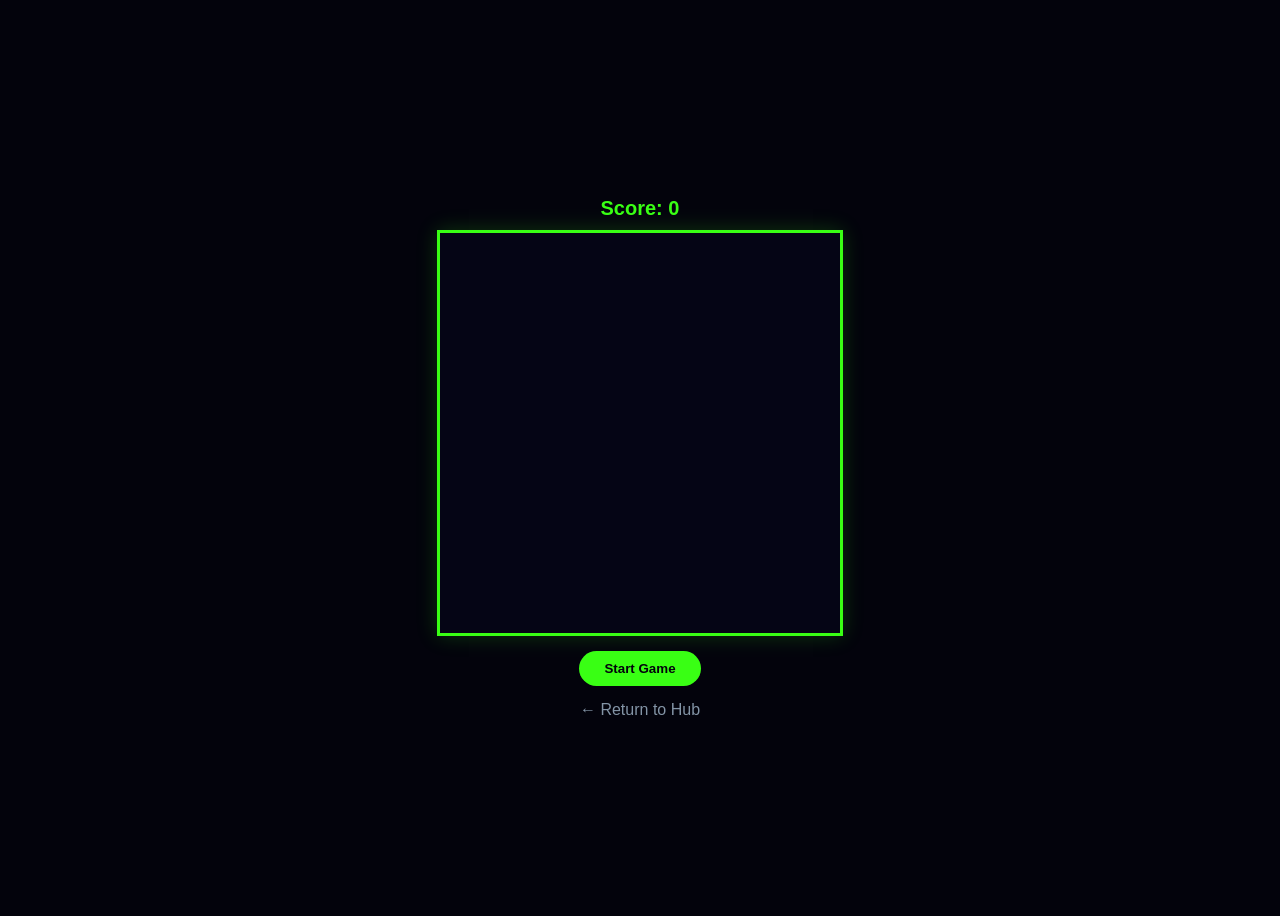
<file: snake.html>
<!DOCTYPE html>
<html lang="en">
<head>
    <meta charset="UTF-8">
    <title>Neon Snake</title>
    <style>
        body { background: #03030c; color: white; display: flex; flex-direction: column; align-items: center; justify-content: center; height: 100vh; font-family: sans-serif; }
        canvas { border: 3px solid #39ff14; background: #050515; box-shadow: 0 0 20px rgba(57, 255, 20, 0.2); }
        .hud { margin-bottom: 10px; font-size: 20px; font-weight: bold; color: #39ff14; }
        .btn { background: #39ff14; color: #03030c; padding: 10px 25px; border-radius: 20px; text-decoration: none; font-weight: bold; border: none; cursor: pointer; margin-top: 15px; }
        .return-link { margin-top: 15px; color: #8394a6; text-decoration: none; }
    </style>
</head>
<body>
    <div class="hud" id="score">Score: 0</div>
    <canvas id="game" width="400" height="400"></canvas>
    <button class="btn" onclick="startGame()">Start Game</button>
    <a href="index.html" class="return-link">← Return to Hub</a>

    <script>
        const canvas = document.getElementById("game");
        const ctx = canvas.getContext("2d");
        
        let snake, food, dx, dy, score, gameRunning;

        function startGame() {
            snake = [{x: 200, y: 200}, {x: 180, y: 200}, {x: 160, y: 200}];
            food = {x: 100, y: 100};
            dx = 20; dy = 0;
            score = 0;
            gameRunning = true;
            document.getElementById("score").innerText = "Score: 0";
            draw();
        }

        function draw() {
            if (!gameRunning) return;

            ctx.fillStyle = "#050515"; 
            ctx.fillRect(0, 0, 400, 400);

            // Draw Apple (Red circle + Brown stem)
            ctx.fillStyle = "#ff4444";
            ctx.beginPath();
            ctx.arc(food.x + 10, food.y + 10, 8, 0, Math.PI * 2);
            ctx.fill();
            // Apple Stem
            ctx.fillStyle = "#8b4513";
            ctx.fillRect(food.x + 9, food.y + 2, 2, 4);

            // Draw Snake
            snake.forEach((part, index) => {
                ctx.fillStyle = index === 0 ? "#2ecc71" : "#39ff14"; 
                ctx.beginPath();
                ctx.arc(part.x + 10, part.y + 10, 9, 0, Math.PI * 2);
                ctx.fill();

                // Draw Eyes on the head
                if (index === 0) {
                    ctx.fillStyle = "white";
                    ctx.beginPath();
                    // Positioning eyes based on direction
                    let eyeOffsetX = dx > 0 ? 5 : (dx < 0 ? -5 : 0);
                    let eyeOffsetY = dy > 0 ? 5 : (dy < 0 ? -5 : 0);
                    ctx.arc(part.x + 10 + eyeOffsetX, part.y + 10 + eyeOffsetY, 2, 0, Math.PI * 2);
                    ctx.fill();
                }
            });
            // Move Snake
            let head = {x: snake[0].x + dx, y: snake[0].y + dy};
            snake.unshift(head);

            if (head.x === food.x && head.y === food.y) {
                score++;
                document.getElementById("score").innerText = "Score: " + score;
                food = {x: Math.floor(Math.random()*20)*20, y: Math.floor(Math.random()*20)*20};
            } else {
                snake.pop();
            }
            
            // Collision detection
            if (head.x < 0 || head.x >= 400 || head.y < 0 || head.y >= 400 || 
                snake.slice(1).some(p => p.x === head.x && p.y === head.y)) {
                gameOver();
            } else {
                setTimeout(draw, 100);
            }
        }

        function gameOver() {
            gameRunning = false;
            ctx.fillStyle = "white";
            ctx.font = "40px Arial";
            ctx.textAlign = "center";
            ctx.fillText("GAME OVER", 200, 200);
        }

        window.addEventListener("keydown", e => {
            if(e.key === "ArrowUp" && dy === 0) { dx = 0; dy = -20; }
            if(e.key === "ArrowDown" && dy === 0) { dx = 0; dy = 20; }
            if(e.key === "ArrowLeft" && dx === 0) { dx = -20; dy = 0; }
            if(e.key === "ArrowRight" && dx === 0) { dx = 20; dy = 0; }
        });
    </script>
</body>
</html>
</file>
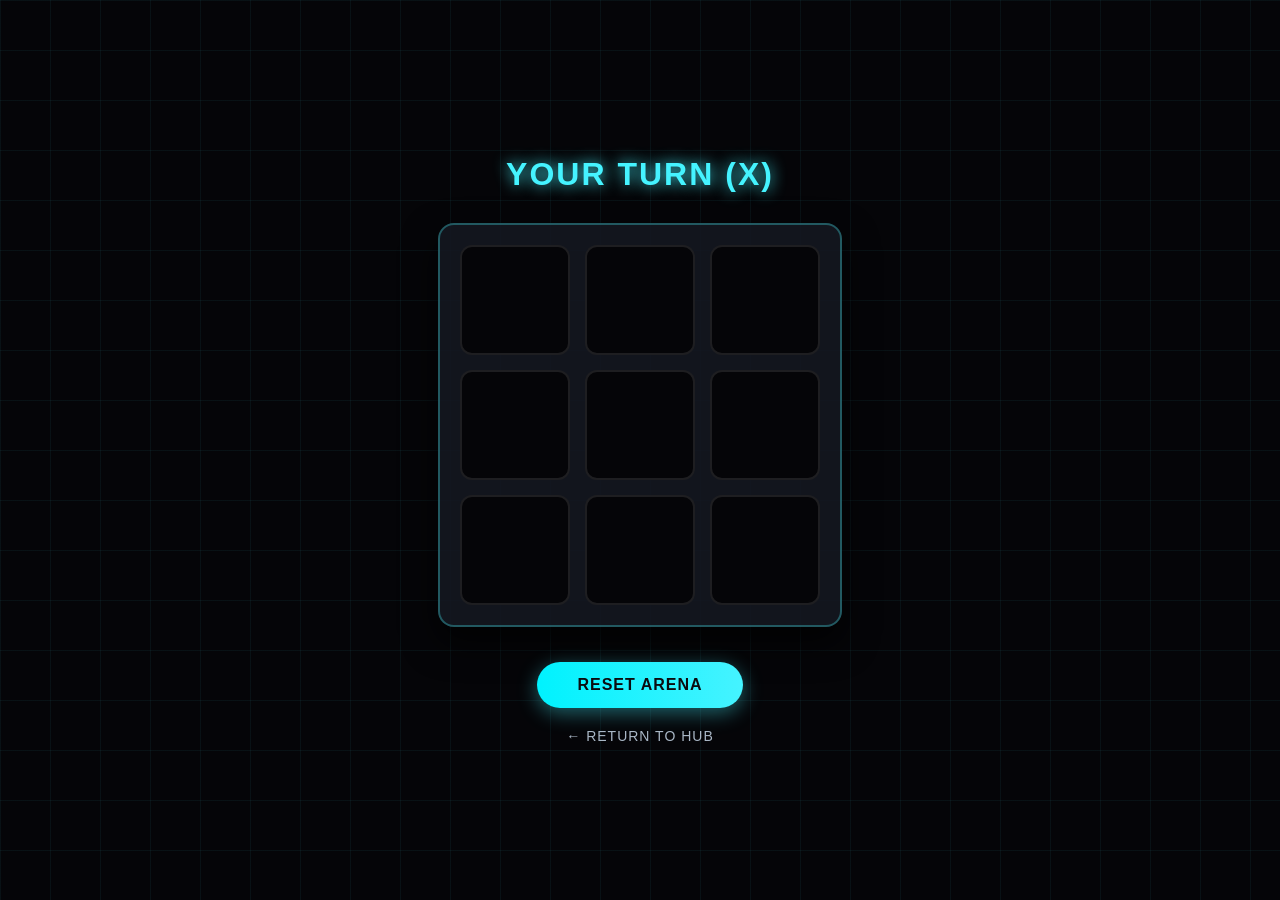
<file: tictactoe.html>
<!DOCTYPE html>
<html lang="en">
<head>
    <meta charset="UTF-8">
    <meta name="viewport" content="width=device-width, initial-scale=1.0">
    <title>Tic-Tac-Toe Arena</title>
    <style>
        /* All styles are self-contained here so it doesn't need style.css to work */
        * {
            margin: 0;
            padding: 0;
            box-sizing: border-box;
            font-family: 'Segoe UI', Tahoma, Geneva, Verdana, sans-serif;
        }

        body {
            background-color: #050508;
            color: #ffffff;
            min-height: 100vh;
            display: flex;
            justify-content: center;
            align-items: center;
            overflow: hidden;
            position: relative;
        }

        /* Moving arcade grid background built directly in */
        .grid-bg {
            position: absolute;
            top: 0; left: 0; width: 100%; height: 100%;
            background-image: 
                linear-gradient(rgba(69, 243, 255, 0.05) 1px, transparent 1px),
                linear-gradient(90deg, rgba(69, 243, 255, 0.05) 1px, transparent 1px);
            background-size: 50px 50px;
            z-index: 1;
            animation: moveGrid 20s linear infinite;
        }

        @keyframes moveGrid {
            from { background-position: 0 0; }
            to { background-position: 0 1000px; }
        }

        .game-wrapper {
            position: relative;
            z-index: 3;
            display: flex;
            flex-direction: column;
            align-items: center;
        }

        .status-box {
            font-size: 32px;
            font-weight: 900;
            margin-bottom: 30px;
            color: #45f3ff;
            text-shadow: 0 0 15px #45f3ff;
            letter-spacing: 2px;
        }

        /* 3x3 Arena Board */
        .board {
            display: grid;
            grid-template-columns: repeat(3, 110px);
            grid-template-rows: repeat(3, 110px);
            gap: 15px;
            background-color: rgba(20, 24, 33, 0.9);
            padding: 20px;
            border-radius: 16px;
            border: 2px solid rgba(69, 243, 255, 0.3);
            box-shadow: 0 15px 35px rgba(0, 0, 0, 0.8);
        }

        /* Big Clicking Squares */
        .cell {
            background-color: #050508;
            border: 2px solid rgba(255, 255, 255, 0.1);
            border-radius: 12px;
            display: flex;
            align-items: center;
            justify-content: center;
            font-size: 54px;
            font-weight: 900;
            cursor: pointer;
            user-select: none;
            transition: all 0.15s ease;
        }

        .cell:hover {
            background-color: rgba(69, 243, 255, 0.1);
            border-color: #45f3ff;
            box-shadow: 0 0 15px rgba(69, 243, 255, 0.4);
        }

        .controls {
            margin-top: 35px;
            display: flex;
            flex-direction: column;
            align-items: center;
            gap: 20px;
        }

        .reset-btn {
            background: linear-gradient(90deg, #00f2fe 0%, #45f3ff 100%);
            color: #0b0c10;
            border: none;
            padding: 14px 40px;
            font-size: 16px;
            font-weight: bold;
            text-transform: uppercase;
            letter-spacing: 1px;
            border-radius: 30px;
            cursor: pointer;
            box-shadow: 0 5px 20px rgba(69, 243, 255, 0.4);
            transition: all 0.2s;
        }

        .reset-btn:hover {
            box-shadow: 0 8px 30px rgba(69, 243, 255, 0.8);
            transform: scale(1.05);
        }

        .back-btn {
            color: #a9b7c6;
            text-decoration: none;
            font-size: 14px;
            letter-spacing: 1px;
            transition: color 0.2s;
        }

        .back-btn:hover {
            color: #45f3ff;
        }
    </style>
</head>
<body>

    <div class="grid-bg"></div>

    <div class="game-wrapper">
        
        <div class="status-box" id="statusText">YOUR TURN (X)</div>
        
        <div class="board">
            <div class="cell" onclick="playTurn(this, 0)"></div>
            <div class="cell" onclick="playTurn(this, 1)"></div>
            <div class="cell" onclick="playTurn(this, 2)"></div>
            <div class="cell" onclick="playTurn(this, 3)"></div>
            <div class="cell" onclick="playTurn(this, 4)"></div>
            <div class="cell" onclick="playTurn(this, 5)"></div>
            <div class="cell" onclick="playTurn(this, 6)"></div>
            <div class="cell" onclick="playTurn(this, 7)"></div>
            <div class="cell" onclick="playTurn(this, 8)"></div>
        </div>

        <div class="controls">
            <button class="reset-btn" onclick="resetArena()">Reset Arena</button>
            <a href="index.html" class="back-btn">← RETURN TO HUB</a>
        </div>

    </div>

    <script>
        const statusText = document.getElementById('statusText');
        let boardState = ["", "", "", "", "", "", "", "", ""];
        let currentPlayer = "X";
        let isGameActive = true;

        const winningCombinations = [
            [0, 1, 2], [3, 4, 5], [6, 7, 8],
            [0, 3, 6], [1, 4, 7], [2, 5, 8],
            [0, 4, 8], [2, 4, 6]
        ];

        function playTurn(cell, index) {
            // Stop if clicked square is full or game ended
            if (boardState[index] !== "" || !isGameActive) {
                return;
            }

            // Lock the choice in memory
            boardState[index] = currentPlayer;
            
            // Force the text directly onto the screen immediately
            cell.innerHTML = currentPlayer;
            
            // Color customizer
            if (currentPlayer === "X") {
                cell.style.color = "#45f3ff";
                cell.style.textShadow = "0 0 20px #45f3ff";
            } else {
                cell.style.color = "#ff4545";
                cell.style.textShadow = "0 0 20px #ff4545";
            }

            checkMatchResult();
        }

        function checkMatchResult() {
            let won = false;

            for (let i = 0; i < winningCombinations.length; i++) {
                const combo = winningCombinations[i];
                if (boardState[combo[0]] === "" || boardState[combo[1]] === "" || boardState[combo[2]] === "") {
                    continue;
                }
                if (boardState[combo[0]] === boardState[combo[1]] && boardState[combo[1]] === boardState[combo[2]]) {
                    won = true;
                    break;
                }
            }

            if (won) {
                statusText.innerHTML = `🎉 PLAYER ${currentPlayer} WINS!`;
                statusText.style.color = "#39ff14";
                statusText.style.textShadow = "0 0 25px #39ff14";
                isGameActive = false;
                return;
            }

            if (!boardState.includes("")) {
                statusText.innerHTML = "🤝 IT'S A DRAW!";
                statusText.style.color = "#ffffff";
                statusText.style.textShadow = "0 0 10px #ffffff";
                isGameActive = false;
                return;
            }

            // Switch active sign
            currentPlayer = (currentPlayer === "X") ? "O" : "X";
            statusText.innerHTML = `PLAYER ${currentPlayer}'S TURN`;
        }

        function resetArena() {
            boardState = ["", "", "", "", "", "", "", "", ""];
            currentPlayer = "X";
            isGameActive = true;
            statusText.innerHTML = "YOUR TURN (X)";
            statusText.style.color = "#45f3ff";
            statusText.style.textShadow = "0 0 15px #45f3ff";
            
            const cells = document.querySelectorAll('.cell');
            cells.forEach(cell => {
                cell.innerHTML = "";
                cell.style.textShadow = "none";
            });
        }
    </script>
</body>
</html>
</file>
